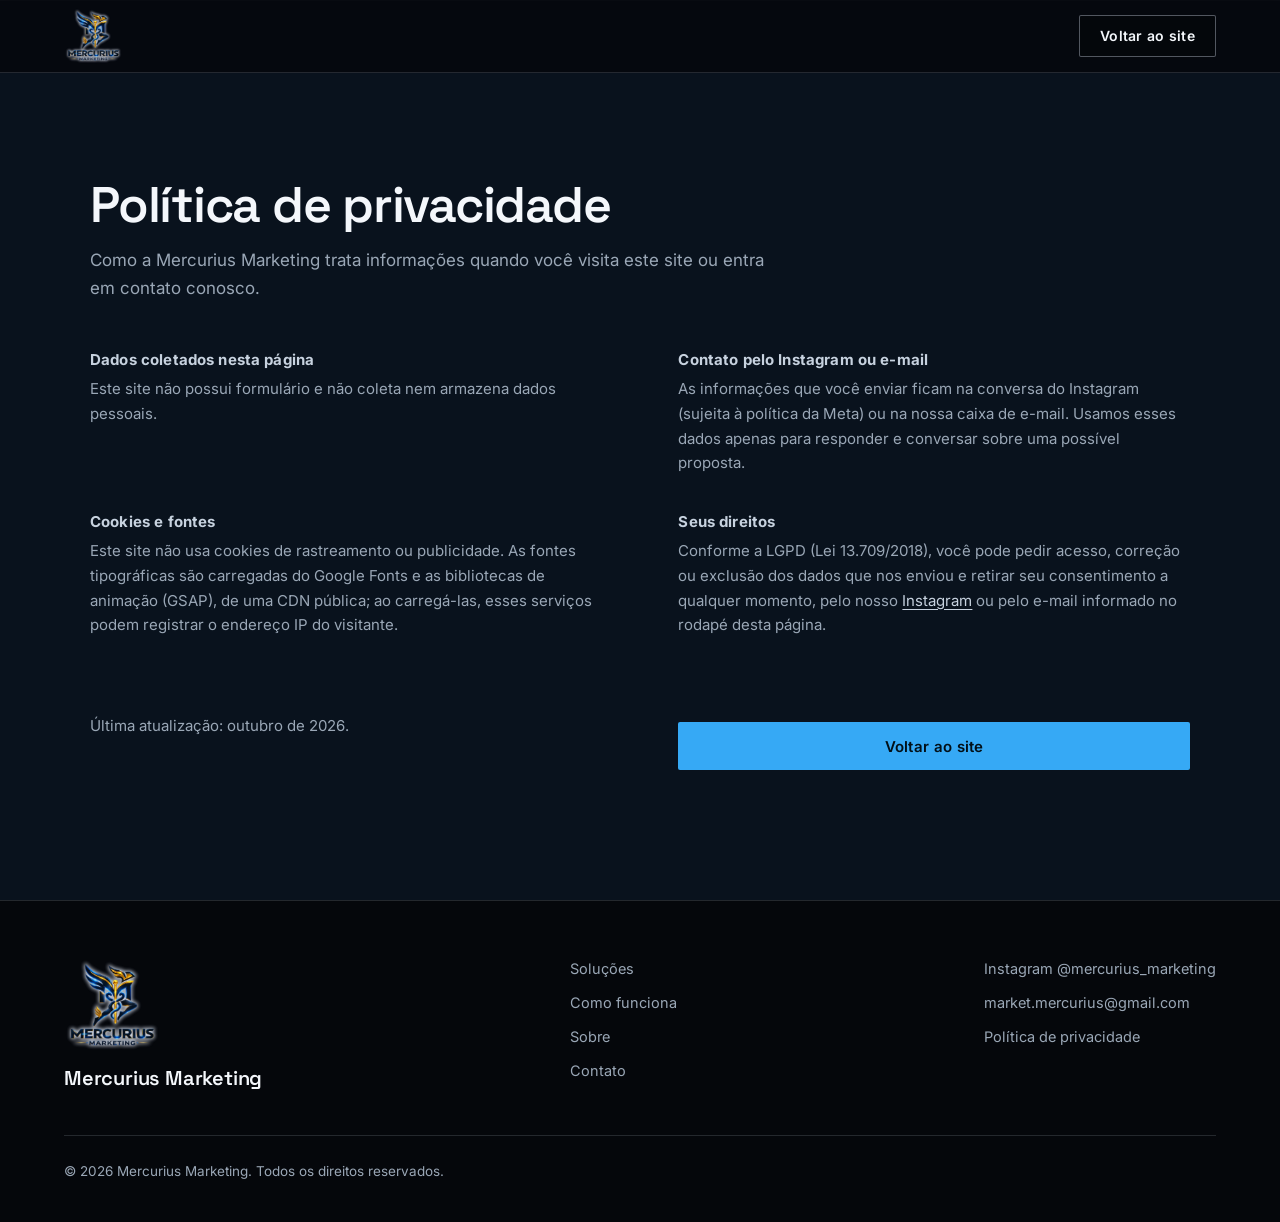
<file: privacidade.html>
<!DOCTYPE html>
<html lang="pt-BR">
<head>
<meta charset="utf-8">
<meta name="viewport" content="width=device-width, initial-scale=1, viewport-fit=cover">
<title>Política de privacidade | Mercurius Marketing</title>
<meta name="description" content="Política de privacidade da Mercurius Marketing: quais dados são tratados, para que servem e como exercer seus direitos (LGPD).">
<meta name="theme-color" content="#05070B">
<link rel="icon" type="image/png" href="favicon.png">
<link rel="preconnect" href="https://fonts.googleapis.com">
<link rel="preconnect" href="https://fonts.gstatic.com" crossorigin>
<link href="https://fonts.googleapis.com/css2?family=Space+Grotesk:wght@400;500;600;700&family=Inter:wght@400;500;600;700&display=swap" rel="stylesheet">
<link rel="stylesheet" href="style.css">
</head>
<body>
<a class="skip" href="#conteudo">Ir para o conteúdo</a>

<header class="top solid">
  <div class="wrap bar">
    <a class="brand" href="index.html" aria-label="Mercurius Marketing — voltar ao início"><img src="logo-mercurius.webp" alt="Mercurius Marketing" width="56" height="56"></a>
    <nav class="main" aria-label="Principal" style="display:flex">
      <a class="btn btn-ghost" href="index.html">Voltar ao site</a>
    </nav>
  </div>
</header>

<main id="conteudo" class="privacy legal">
  <h1>Política de privacidade</h1>
  <p class="lead">Como a Mercurius Marketing trata informações quando você visita este site ou entra em contato conosco.</p>
  <div class="pgrid">
      <div><h3>Dados coletados nesta página</h3><p>Este site não possui formulário e não coleta nem armazena dados pessoais.</p></div>
      <div><h3>Contato pelo Instagram ou e-mail</h3><p>As informações que você enviar ficam na conversa do Instagram (sujeita à política da Meta) ou na nossa caixa de e-mail. Usamos esses dados apenas para responder e conversar sobre uma possível proposta.</p></div>
      <div><h3>Cookies e fontes</h3><p>Este site não usa cookies de rastreamento ou publicidade. As fontes tipográficas são carregadas do Google Fonts e as bibliotecas de animação (GSAP), de uma CDN pública; ao carregá-las, esses serviços podem registrar o endereço IP do visitante.</p></div>
      <div><h3>Seus direitos</h3><p>Conforme a LGPD (Lei 13.709/2018), você pode pedir acesso, correção ou exclusão dos dados que nos enviou e retirar seu consentimento a qualquer momento, pelo nosso <a data-ig href="#contato">Instagram</a> ou pelo e-mail informado no rodapé desta página.</p></div>
  <p class="pupd">Última atualização: outubro de 2026.</p>
  <a class="btn btn-primary back" href="index.html">Voltar ao site</a>
</main>

<footer>
  <div class="wrap">
    <div class="foot">
      <div><img src="logo-mercurius.webp" alt="Mercurius Marketing" width="96" height="96"><div class="nm">Mercurius Marketing</div></div>
      <ul aria-label="Navegação secundária">
        <li><a href="index.html#solucoes">Soluções</a></li>
        <li><a href="index.html#como-funciona">Como funciona</a></li>
        <li><a href="index.html#sobre">Sobre</a></li>
        <li><a href="index.html#contato">Contato</a></li>
      </ul>
      <ul aria-label="Contato e legal">
        <li><a href="https://www.instagram.com/mercurius_marketing" target="_blank" rel="noopener noreferrer">Instagram @mercurius_marketing</a></li>
        <li><a href="mailto:market.mercurius@gmail.com">market.mercurius@gmail.com</a></li>
        <li><a href="privacidade.html" aria-current="page">Política de privacidade</a></li>
      </ul>
    </div>
    <p class="copy-r">© <span id="year"></span> Mercurius Marketing. Todos os direitos reservados.</p>
  </div>
</footer>
<script>document.getElementById("year").textContent=new Date().getFullYear();</script>
</body>
</html>
</file>
<file: style.css>
:root{
  --bg:#05070B; --bg2:#09121D; --deep:#0D2940; --blue:#36A9F5; --chrome:#C7D2DF;
  --gold:#D6AD55; --text:#F4F7FB; --muted:#9AA7B6; --line:rgba(199,210,223,.16);
  --display:"Space Grotesk","Inter","Segoe UI",system-ui,sans-serif;   /* títulos */
  --sans:"Inter","Segoe UI",system-ui,sans-serif;                        /* texto */
  --pad:clamp(20px,5vw,72px); --max:1180px;
}
*{box-sizing:border-box;margin:0;padding:0}
html{scroll-behavior:smooth;scroll-padding-top:84px;background:var(--bg)}
body{font-family:var(--sans);color:var(--text);background:var(--bg);line-height:1.65;font-size:17px;-webkit-font-smoothing:antialiased;overflow-x:hidden}
img,video,svg{display:block;max-width:100%}
a{color:inherit;text-decoration:none}
:focus-visible{outline:2px solid var(--blue);outline-offset:3px;border-radius:2px}
.skip{position:absolute;left:-999px;top:8px;background:var(--text);color:var(--bg);padding:10px 16px;z-index:100}
.skip:focus{left:8px}
.wrap{width:100%;max-width:calc(var(--max) + var(--pad)*2);margin-inline:auto;padding-inline:var(--pad)}
h1,h2,h3{font-family:var(--display);font-weight:600;line-height:1.06;letter-spacing:-.025em}
h2{font-size:clamp(30px,4.3vw,54px);max-width:17ch}
p{color:var(--muted)}
.btn{display:inline-flex;align-items:center;justify-content:center;gap:10px;min-height:48px;padding:0 28px;border-radius:2px;font:600 15px/1 var(--sans);letter-spacing:.02em;border:1px solid transparent;cursor:pointer;transition:background .25s,border-color .25s,color .25s,transform .25s}
.btn-primary{background:var(--blue);color:#021018}
.btn-primary:hover{background:#6cc1fa;transform:translateY(-1px)}
.btn-ghost{border-color:rgba(199,210,223,.4);color:var(--text);background:rgba(5,7,11,.35)}
.btn-ghost:hover{border-color:var(--gold);color:var(--gold)}
.btn:disabled{opacity:.6;cursor:wait;transform:none}

/* Header */
header.top{position:fixed;inset:0 0 auto 0;z-index:50;padding-top:env(safe-area-inset-top,0px);transition:background .3s,border-color .3s;border-bottom:1px solid transparent}
header.top.solid{background:rgba(5,7,11,.82);backdrop-filter:blur(10px);-webkit-backdrop-filter:blur(10px);border-color:var(--line)}
.bar{display:flex;align-items:center;justify-content:space-between;height:72px}
.brand img{height:58px;width:auto}
nav.main{display:flex;align-items:center;gap:34px}
nav.main a.lnk{font-size:14.5px;font-weight:500;color:var(--chrome);position:relative;padding:6px 0;transition:color .2s}
nav.main a.lnk::after{content:"";position:absolute;left:0;bottom:0;height:1px;width:0;background:var(--gold);transition:width .3s}
nav.main a.lnk:hover{color:var(--text)}nav.main a.lnk:hover::after{width:100%}
nav.main .btn{min-height:42px;padding:0 20px;font-size:14px}
.menu-btn{display:none;background:none;border:1px solid var(--line);color:var(--text);width:46px;height:46px;border-radius:2px;cursor:pointer}
.menu-btn span{display:block;width:20px;height:1.5px;background:currentColor;margin:5px auto;transition:transform .3s,opacity .3s}
.menu-btn[aria-expanded=true] span:nth-child(1){transform:translateY(6.5px) rotate(45deg)}
.menu-btn[aria-expanded=true] span:nth-child(2){opacity:0}
.menu-btn[aria-expanded=true] span:nth-child(3){transform:translateY(-6.5px) rotate(-45deg)}

/* Hero */
.hero{position:relative;min-height:100svh;display:flex;align-items:flex-end;isolation:isolate;overflow:hidden}
.hero video,.hero .poster{position:absolute;inset:0;width:100%;height:100%;object-fit:cover;object-position:50% 38%;z-index:-3}
.hero::before{content:"";position:absolute;inset:0;z-index:-2;background:
  linear-gradient(90deg,rgba(5,7,11,.92) 0%,rgba(5,7,11,.7) 34%,rgba(5,7,11,.1) 68%,rgba(5,7,11,.35) 100%),
  linear-gradient(0deg,var(--bg) 0%,rgba(5,7,11,0) 28%),
  linear-gradient(180deg,rgba(5,7,11,.7) 0%,rgba(5,7,11,0) 22%)}
.hero-in{padding-block:130px clamp(44px,7vh,80px);width:100%}
.kicker{font-size:12.5px;font-weight:600;letter-spacing:.22em;color:var(--chrome);margin-bottom:26px}
.hero h1{font-size:clamp(34px,4.6vw,66px);max-width:16ch;text-wrap:balance;font-weight:600}
.hero .sub{display:block;margin-top:.12em;font-size:.78em;font-style:normal;font-weight:500;color:var(--chrome);background:linear-gradient(100deg,var(--chrome),var(--blue) 70%);-webkit-background-clip:text;background-clip:text;-webkit-text-fill-color:transparent}
.hero p.lead{max-width:50ch;margin-top:22px;font-size:clamp(16px,1.5vw,18.5px);color:#B9C5D3}
.cta-row{display:flex;flex-wrap:wrap;gap:14px;margin-top:30px}
.hero-in>*{opacity:0;transform:translateY(18px);animation:rise .9s cubic-bezier(.2,.7,.2,1) forwards}
.hero-in>*:nth-child(1){animation-delay:.15s}.hero-in>*:nth-child(2){animation-delay:.3s}
.hero-in>*:nth-child(3){animation-delay:.5s}.hero-in>*:nth-child(4){animation-delay:.65s}
@keyframes rise{to{opacity:1;transform:none}}

section{position:relative}
.sec{padding-block:clamp(88px,12vw,160px)}
.rule{height:1px;background:linear-gradient(90deg,transparent,var(--line) 20%,var(--line) 80%,transparent)}

/* Problem */
.problem{display:grid;grid-template-columns:1fr 1.05fr;gap:clamp(32px,6vw,96px);align-items:center}
.problem .copy p{margin-top:22px;max-width:52ch}
.problem .copy p+p{margin-top:16px}
.noise{width:100%;aspect-ratio:5/4;border:1px solid var(--line);background:radial-gradient(70% 70% at 70% 50%,rgba(13,41,64,.55),rgba(5,7,11,0) 70%),var(--bg2)}
.noise g.s{transform-box:fill-box;transform-origin:center;transition:transform 1.6s cubic-bezier(.3,.8,.2,1),opacity 1.6s}
.noise .core{opacity:0;transition:opacity 1.4s .9s}
.noise.on .core{opacity:1}
.noise .cap{font:500 11px var(--sans);fill:var(--muted);letter-spacing:.14em}

/* Solutions */
.sol-head{display:flex;justify-content:space-between;align-items:flex-end;gap:32px;flex-wrap:wrap;margin-bottom:56px}
.sol-head p{max-width:44ch}
.sol-grid{display:grid;grid-template-columns:repeat(2,1fr);border:1px solid var(--line)}
.sol{padding:clamp(28px,3.4vw,48px);min-height:330px;display:flex;flex-direction:column;border:0 solid var(--line);background:linear-gradient(180deg,rgba(9,18,29,.7),rgba(5,7,11,0));transition:background .35s}
.sol:nth-child(odd){border-right-width:1px}.sol:nth-child(-n+2){border-bottom-width:1px}
.sol:hover{background:linear-gradient(180deg,rgba(13,41,64,.55),rgba(5,7,11,0))}
.sol svg{width:64px;height:64px;margin-bottom:36px;stroke:var(--chrome);fill:none;stroke-width:1.2}
.sol svg .g{stroke:var(--gold)}
.sol h3{font-size:clamp(22px,2.1vw,28px);margin:0 0 12px}
.sol p{font-size:15.5px;max-width:42ch}
.sol a{margin-top:auto;padding-top:22px;font-size:14.5px;font-weight:600;color:var(--blue);display:inline-flex;gap:8px;width:max-content;border-bottom:1px solid transparent;transition:border-color .25s,color .25s}
.sol a:hover{border-color:var(--gold);color:var(--gold)}

/* Process */
.process{background:linear-gradient(180deg,var(--bg),var(--bg2) 50%,var(--bg))}

/* Difference */
.diff{display:grid;grid-template-columns:1.1fr 1fr;gap:clamp(32px,6vw,88px);align-items:center}
.stage{position:relative;aspect-ratio:16/9;background:#000;border:1px solid var(--line);overflow:hidden}
.stage video{width:100%;height:100%;object-fit:cover}
.diff .copy p{margin-top:22px;max-width:50ch}
.diff .note{margin-top:26px;padding-left:18px;border-left:1px solid var(--gold);font-size:14.5px}

/* Contact */
.contact{background:radial-gradient(60% 50% at 85% 0%,rgba(13,41,64,.55),rgba(5,7,11,0) 70%)}
.contact-grid{display:grid;grid-template-columns:.9fr 1.1fr;gap:clamp(32px,6vw,96px)}
.contact-grid .copy p{margin-top:22px;max-width:44ch}
.direct{margin-top:34px;display:flex;flex-direction:column;gap:12px;font-size:15px}
.direct a{color:var(--chrome);border-bottom:1px solid var(--line);padding-bottom:12px;display:flex;justify-content:space-between;gap:16px;transition:color .2s,border-color .2s}
.direct a:hover{color:var(--gold);border-color:var(--gold)}
form{display:grid;gap:22px}
.row2{display:grid;grid-template-columns:1fr 1fr;gap:22px}
.field label{display:block;font-size:13.5px;font-weight:600;color:var(--chrome);margin-bottom:8px}
.field label small{font-weight:400;color:var(--muted)}
.field input,.field select,.field textarea{width:100%;background:rgba(9,18,29,.8);color:var(--text);border:1px solid rgba(199,210,223,.25);border-radius:2px;padding:14px 16px;font:400 16px var(--sans);transition:border-color .2s,background .2s}
.field textarea{min-height:130px;resize:vertical}
.field select{appearance:none;background-image:linear-gradient(45deg,transparent 50%,var(--chrome) 50%),linear-gradient(135deg,var(--chrome) 50%,transparent 50%);background-position:calc(100% - 20px) 50%,calc(100% - 14px) 50%;background-size:6px 6px;background-repeat:no-repeat}
.field input:hover,.field select:hover,.field textarea:hover{border-color:rgba(199,210,223,.5)}
.field input:focus,.field select:focus,.field textarea:focus{outline:none;border-color:var(--blue);background:rgba(13,41,64,.45)}
.field .err{display:none;color:#FF9C8F;font-size:13.5px;margin-top:6px}
.field.bad .err{display:block}.field.bad input,.field.bad select,.field.bad textarea{border-color:#FF9C8F}
.consent{display:flex;gap:12px;align-items:flex-start;font-size:14px;color:var(--muted)}
.consent input{width:20px;height:20px;margin-top:3px;accent-color:var(--blue);flex:none}
.consent a{color:var(--chrome);text-decoration:underline;text-underline-offset:3px}
.consent.bad{color:#FF9C8F}
.status{display:none;padding:18px 20px;border:1px solid var(--line);font-size:15px;line-height:1.55}
.status.show{display:block}.status.ok{border-color:rgba(54,169,245,.6);background:rgba(13,41,64,.45);color:var(--text)}
.status.fail{border-color:#FF9C8F;color:#FFC9C1}
.status a{color:var(--gold);text-decoration:underline;text-underline-offset:3px}
.fine{font-size:13.5px}
.igpanel{display:grid;gap:22px;align-content:start;padding:clamp(28px,3.4vw,48px);border:1px solid var(--line);background:linear-gradient(180deg,rgba(13,41,64,.45),rgba(5,7,11,0))}
.igpanel h3{font-size:clamp(22px,2.2vw,30px)}
.igpanel p{max-width:48ch}
.brief{list-style:none;display:grid;gap:12px;color:var(--chrome);font-size:15.5px}
.brief li{padding-left:22px;position:relative}
.brief li::before{content:"";position:absolute;left:0;top:.8em;width:10px;height:1px;background:var(--gold)}
.lnkbtn{background:none;border:0;color:var(--chrome);font:inherit;text-decoration:underline;text-underline-offset:3px;cursor:pointer;padding:0}
.lnkbtn:hover,.fine.alt a:hover{color:var(--gold)}
.fine.alt a{color:var(--chrome);text-decoration:underline;text-underline-offset:3px}
.note{display:none;font-size:14.5px;color:var(--text);border-left:1px solid var(--gold);padding-left:14px}
.note.show{display:block}
.ctas{display:flex;flex-wrap:wrap;gap:14px}
.ctas .btn{text-align:center;padding-block:14px;height:auto;line-height:1.3;max-width:100%}

/* Privacy */
.privacy{padding-block:clamp(72px,9vw,120px);background:var(--bg2);border-top:1px solid var(--line)}
.privacy h2{font-size:clamp(26px,3.4vw,40px);max-width:none}
.pgrid{display:grid;grid-template-columns:repeat(2,1fr);gap:36px clamp(32px,6vw,96px);margin-top:44px}
.pgrid h3{font:700 15px var(--sans);color:var(--chrome);margin-bottom:8px;letter-spacing:.01em}
.pgrid p{font-size:15px;max-width:56ch}
.pgrid p a{color:var(--chrome);text-decoration:underline;text-underline-offset:3px}
.pupd{margin-top:40px;font-size:13.5px}

/* Footer */
footer{border-top:1px solid var(--line);padding:56px 0 calc(40px + env(safe-area-inset-bottom,0px))}
.foot{display:flex;justify-content:space-between;gap:36px;flex-wrap:wrap;align-items:flex-start}
.foot img{height:96px;width:auto;margin-bottom:12px}
.foot .nm{font:600 20px var(--display);letter-spacing:-.01em;color:var(--text)}
.foot ul{list-style:none;display:grid;gap:10px;font-size:14.5px}
.foot ul a{color:var(--muted);transition:color .2s}.foot ul a:hover{color:var(--gold)}
.copy-r{margin-top:44px;padding-top:24px;border-top:1px solid var(--line);font-size:13.5px;color:var(--muted)}



@media (max-width:920px){
  .menu-btn{display:block}
  nav.main{position:fixed;inset:calc(72px + env(safe-area-inset-top,0px)) 0 auto 0;flex-direction:column;align-items:stretch;gap:0;background:rgba(5,7,11,.97);padding:12px var(--pad) 28px;border-bottom:1px solid var(--line);transform:translateY(-12px);opacity:0;visibility:hidden;transition:opacity .25s,transform .25s,visibility .25s}
  nav.main.open{opacity:1;transform:none;visibility:visible}
  nav.main a.lnk{padding:16px 0;font-size:17px;border-bottom:1px solid var(--line)}
  nav.main a.lnk::after{display:none}
  nav.main .btn{margin-top:20px;min-height:50px}
  .hero::before{background:linear-gradient(0deg,var(--bg) 0%,rgba(5,7,11,.82) 38%,rgba(5,7,11,.25) 75%,rgba(5,7,11,.65) 100%)}
  .hero video,.hero .poster{object-position:50% 20%}
  .hero-in{padding-top:110px}
  .problem,.diff,.contact-grid{grid-template-columns:1fr}
  .pgrid{grid-template-columns:1fr}
}
@media (max-width:640px){
  body{font-size:16px}
  .sol-grid{grid-template-columns:1fr}
  .sol{min-height:0;border-right-width:0!important;border-bottom-width:1px!important}.sol:last-child{border-bottom-width:0!important}
  .row2{grid-template-columns:1fr}
  .cta-row .btn{width:100%}
  .brand img{height:50px}
}
@media (prefers-reduced-motion:reduce){
  html{scroll-behavior:auto}
  *,*::before,*::after{animation-duration:.001ms!important;animation-delay:0s!important;transition-duration:.001ms!important}
  .hero-in>*{opacity:1;transform:none}
}

/* ===== Sequência de imagens controlada pelo scroll (sequence.js) ===== */
.seq-wrap{position:relative}
.seq-canvas{position:absolute;inset:0;width:100%;height:100%;z-index:-3;pointer-events:none;background:#05070B;opacity:0;transition:opacity .6s ease}
html.seq-on .seq-canvas{opacity:1}
html.seq-on .hero video{display:none}               /* o vídeo em loop só é usado como fallback */
html.seq-fallback .seq-wrap{height:var(--seq-h,400vh)}
html.seq-fallback #inicio{position:sticky;top:0;height:100vh;height:100svh}
.hero-in{will-change:opacity}
html.seq-on .hero::before{opacity:var(--seq-shade,1)}
@media (prefers-reduced-motion:reduce){.seq-canvas{display:none}}

/* ===== Animações guiadas pelo scroll (scroll.js) ===== */
/* estado inicial: o scroll.js passa a controlar opacidade/posição de cada elemento */
html.st-on :is(.problem h2,.problem .copy p,.noise,.sol-head h2,.sol-head p,.sol,#como-funciona h2,.diff .stage,.diff .copy,.contact-grid .copy h2,.contact-grid .copy p,.direct,.igpanel){opacity:0}
html.st-on .noise g.s{transition:none!important}
html.st-on .noise .core{transition:none}
.st-bar{position:fixed;left:0;top:0;height:2px;width:100%;z-index:70;transform:scaleX(0);transform-origin:left;background:linear-gradient(90deg,var(--blue),var(--gold));pointer-events:none}
@media (prefers-reduced-motion:reduce){.st-bar{display:none}}

/* ===== Fundo cinematográfico em todo o site (modo "global" do sequence.js) ===== */
.site-canvas{position:fixed;inset:0;width:100%;height:100%;z-index:-1;pointer-events:none;opacity:0;background:#05070B;transition:opacity .8s ease}
html.seq-on .site-canvas{opacity:1}
html.seq-global body{background:transparent}   /* o fundo do <html> continua escuro; o canvas fica visível por trás de tudo */
html.seq-global .hero .poster,html.seq-global .hero video{display:none}
html.seq-global .hero{background:transparent}
html.seq-global .hero::before{background:linear-gradient(90deg,rgba(5,7,11,.8) 0%,rgba(5,7,11,.32) 42%,rgba(5,7,11,0) 70%),linear-gradient(180deg,rgba(5,7,11,.7) 0%,rgba(5,7,11,0) 22%)}
/* as seções ficam abertas: a cena aparece por trás de tudo; só os blocos de texto ganham uma "placa" escura suave (contraste AA) */
html.seq-global .sec,html.seq-global .process,html.seq-global .contact{background:linear-gradient(180deg,rgba(5,7,11,0) 0,rgba(5,7,11,.30) 16%,rgba(5,7,11,.30) 84%,rgba(5,7,11,0) 100%)}
html.seq-global :is(.problem .copy,.sol-head,.diff .copy,.contact-grid .copy,#como-funciona h2){background:rgba(5,7,11,.74);box-shadow:0 0 0 14px rgba(5,7,11,.74),0 0 44px 30px rgba(5,7,11,.55);border-radius:4px}
html.seq-global :is(.sol,.igpanel){background:rgba(7,13,24,.80);box-shadow:0 0 0 1px rgba(180,192,210,.1),0 0 40px 16px rgba(5,7,11,.45);border-radius:2px}
html.seq-global .sol-grid{border-color:rgba(180,192,210,.14)}
html.seq-global .noise{background:rgba(7,13,24,.82)}
html.seq-global .privacy{background:rgba(9,18,29,.95)}
html.seq-global footer{background:rgba(5,7,11,.97)}
html.seq-global p{color:#BCC7D4}
@media (max-width:640px){html.seq-global :is(.problem .copy,.sol-head,.diff .copy,.contact-grid .copy,#como-funciona h2){box-shadow:0 0 0 10px rgba(5,7,11,.74),0 0 30px 20px rgba(5,7,11,.55)}}

/* Seção "Sobre" sem vídeo: texto em coluna única */
.diff.solo{grid-template-columns:1fr;max-width:calc(820px + var(--pad)*2)}
.diff.solo .copy p{max-width:62ch}
/* Página da política de privacidade (privacidade.html) */
.legal{min-height:100vh;padding:calc(68px + clamp(56px,9vw,110px)) max(var(--pad),calc((100% - 1100px)/2)) clamp(64px,9vw,120px)}
.legal h1{font-size:clamp(30px,4.2vw,50px);max-width:none;margin-bottom:10px}
.legal .lead{margin-top:14px;max-width:62ch}
.legal .pgrid{margin-top:48px;max-width:1100px}
.legal .back{display:inline-flex;margin-top:48px}

/* =====================================================================
   PROCESSO — quatro painéis holográficos flutuantes (CSS 3D, sem bibliotecas extras)
   Valores controlados pelo scroll.js (variáveis --r --res --act --ty --tz --ry --rx);
   sem JS ou com "reduzir movimento": painéis planos, resolvidos e totalmente legíveis.
   ===================================================================== */
.process{overflow-x:clip}
.holo-wrap{position:relative;margin-top:84px;perspective:1500px;perspective-origin:50% 30%}
.holo-grid{position:relative;z-index:1;display:grid;grid-template-columns:repeat(4,1fr);gap:clamp(16px,2.3vw,34px);transform-style:preserve-3d}
.holo{--r:1;--res:1;--act:.45;--ty:0px;--tz:0px;--ry:0deg;--rx:0deg;position:relative;transform-style:preserve-3d;
  transform:translate3d(0,var(--ty),var(--tz)) rotateX(var(--rx)) rotateY(var(--ry));opacity:var(--r);will-change:transform,opacity}
html.st-on .holo{--r:0}
.holo-glass{position:relative;transform-style:preserve-3d;min-height:384px;padding:18px 20px 24px;border-radius:14px;
  background:linear-gradient(162deg,rgba(20,44,72,.7),rgba(7,13,24,.88) 52%,rgba(10,22,38,.78));
  box-shadow:0 22px 56px -26px rgba(54,169,245,calc(.22 + .4*var(--act)))}
.holo-glass::before{content:"";position:absolute;inset:0;border-radius:inherit;padding:1px;pointer-events:none;
  background:linear-gradient(135deg,rgba(54,169,245,calc(.35 + .65*var(--act))) 0%,rgba(54,169,245,.07) 38%,rgba(199,210,223,.06) 62%,rgba(214,173,85,calc(.16 + .5*var(--act))) 100%);
  -webkit-mask:linear-gradient(#000 0 0) content-box,linear-gradient(#000 0 0);-webkit-mask-composite:xor;mask:linear-gradient(#000 0 0) content-box exclude,linear-gradient(#000 0 0);mask-composite:exclude}
.holo-glass::after{content:"";position:absolute;inset:0;border-radius:inherit;pointer-events:none;background:linear-gradient(118deg,rgba(255,255,255,.075) 0%,rgba(255,255,255,0) 30%,rgba(54,169,245,.05) 100%)}
.holo-glow{position:absolute;left:10%;right:10%;bottom:-28px;height:54px;pointer-events:none;background:radial-gradient(closest-side,rgba(54,169,245,.55),transparent);filter:blur(12px);opacity:calc(.12 + .8*var(--act));transform:translateZ(-24px)}
.holo-ui{position:relative;transform:translateZ(30px);pointer-events:none}
.holo-txt{position:relative;transform:translateZ(16px);margin-top:16px}
.holo-n{display:block;font:500 36px/1 var(--display);color:var(--text);opacity:.92;background:linear-gradient(180deg,#F4F7FB,#9FB2C8);-webkit-background-clip:text;background-clip:text;-webkit-text-fill-color:transparent}
.holo-n::after{content:"";display:block;width:34px;height:1px;margin-top:12px;background:linear-gradient(90deg,var(--gold),transparent)}
.holo h3{font-size:21px;margin:14px 0 8px}
.holo p{font-size:15.5px;color:#BCC7D4}
/* ilustrações: traços que se "desenham" conforme --res */
.holo-ui svg{display:block;width:100%;height:auto;overflow:visible}
.holo-ui .ln{fill:none;stroke:var(--blue);stroke-width:1.15;stroke-linecap:round;stroke-linejoin:round;stroke-dasharray:100;
  stroke-dashoffset:calc(100 - 100*clamp(0,calc((var(--res) - var(--d,0))*2.4),1))}
.holo-ui .ln.soft{stroke:rgba(199,210,223,.5)}
.holo-ui .ln.gold{stroke:var(--gold)}
.holo-ui .dt{fill:var(--blue);opacity:clamp(0,calc((var(--res) - var(--d,0))*3.4),1)}
.holo-ui .dt.gold{fill:var(--gold)}
.holo-ui .scan{fill:rgba(54,169,245,.85);transform:translateY(calc(var(--res)*94px));opacity:calc(.9 - var(--res)*.55)}
.holo-ui .lay{transform:translate(calc((1 - var(--res))*var(--dx,0px)),calc((1 - var(--res))*var(--dy,0px)))}
.holo-ui .fl{fill:rgba(54,169,245,.07);stroke:none}
.holo-ui .pgbar{fill:var(--blue);transform:scaleX(var(--res));transform-box:fill-box;transform-origin:left center}
/* ambiente: linha de conexão e piso em perspectiva (discretos) */
.holo-link{position:absolute;left:5%;right:5%;top:42%;height:1px;z-index:0;background:linear-gradient(90deg,var(--blue),var(--gold));opacity:.5;transform:scaleX(var(--p,1));transform-origin:left}
.holo-floor{position:absolute;left:-6%;right:-6%;bottom:-70px;height:170px;z-index:0;pointer-events:none;
  background:repeating-linear-gradient(90deg,rgba(54,169,245,.2) 0 1px,transparent 1px 72px),repeating-linear-gradient(0deg,rgba(54,169,245,.14) 0 1px,transparent 1px 36px);
  transform:rotateX(74deg);transform-origin:50% 0;-webkit-mask:linear-gradient(180deg,#000,transparent 80%);mask:linear-gradient(180deg,#000,transparent 80%);opacity:calc(.25 + var(--p,1)*.45)}
@media (max-width:1100px){.holo-grid{grid-template-columns:1fr 1fr;row-gap:42px}.holo-link{display:none}.holo-floor{opacity:.3}}
@media (max-width:640px){.holo-wrap{margin-top:56px;perspective:none}.holo-grid{grid-template-columns:1fr;row-gap:28px}.holo-glass{min-height:0}.holo-ui,.holo-txt{transform:none}.holo-floor,.holo-glow{display:none}}
@media (prefers-reduced-motion:reduce){.holo{transform:none;opacity:1}.holo-ui,.holo-txt{transform:none}}

/* ===== Dia Text Reveal (dia.js): faixa de cor que revela os títulos ===== */
html.dia-pending :is(.hero h1,.hero .kicker,.hero p.lead):not(.dia-ok){animation:none!important;opacity:0}
html.st-on .dia{color:transparent;-webkit-text-fill-color:transparent;-webkit-background-clip:text;background-clip:text;-webkit-box-decoration-break:clone;box-decoration-break:clone;background-repeat:no-repeat}
.dia-t{display:inline}
</file>
